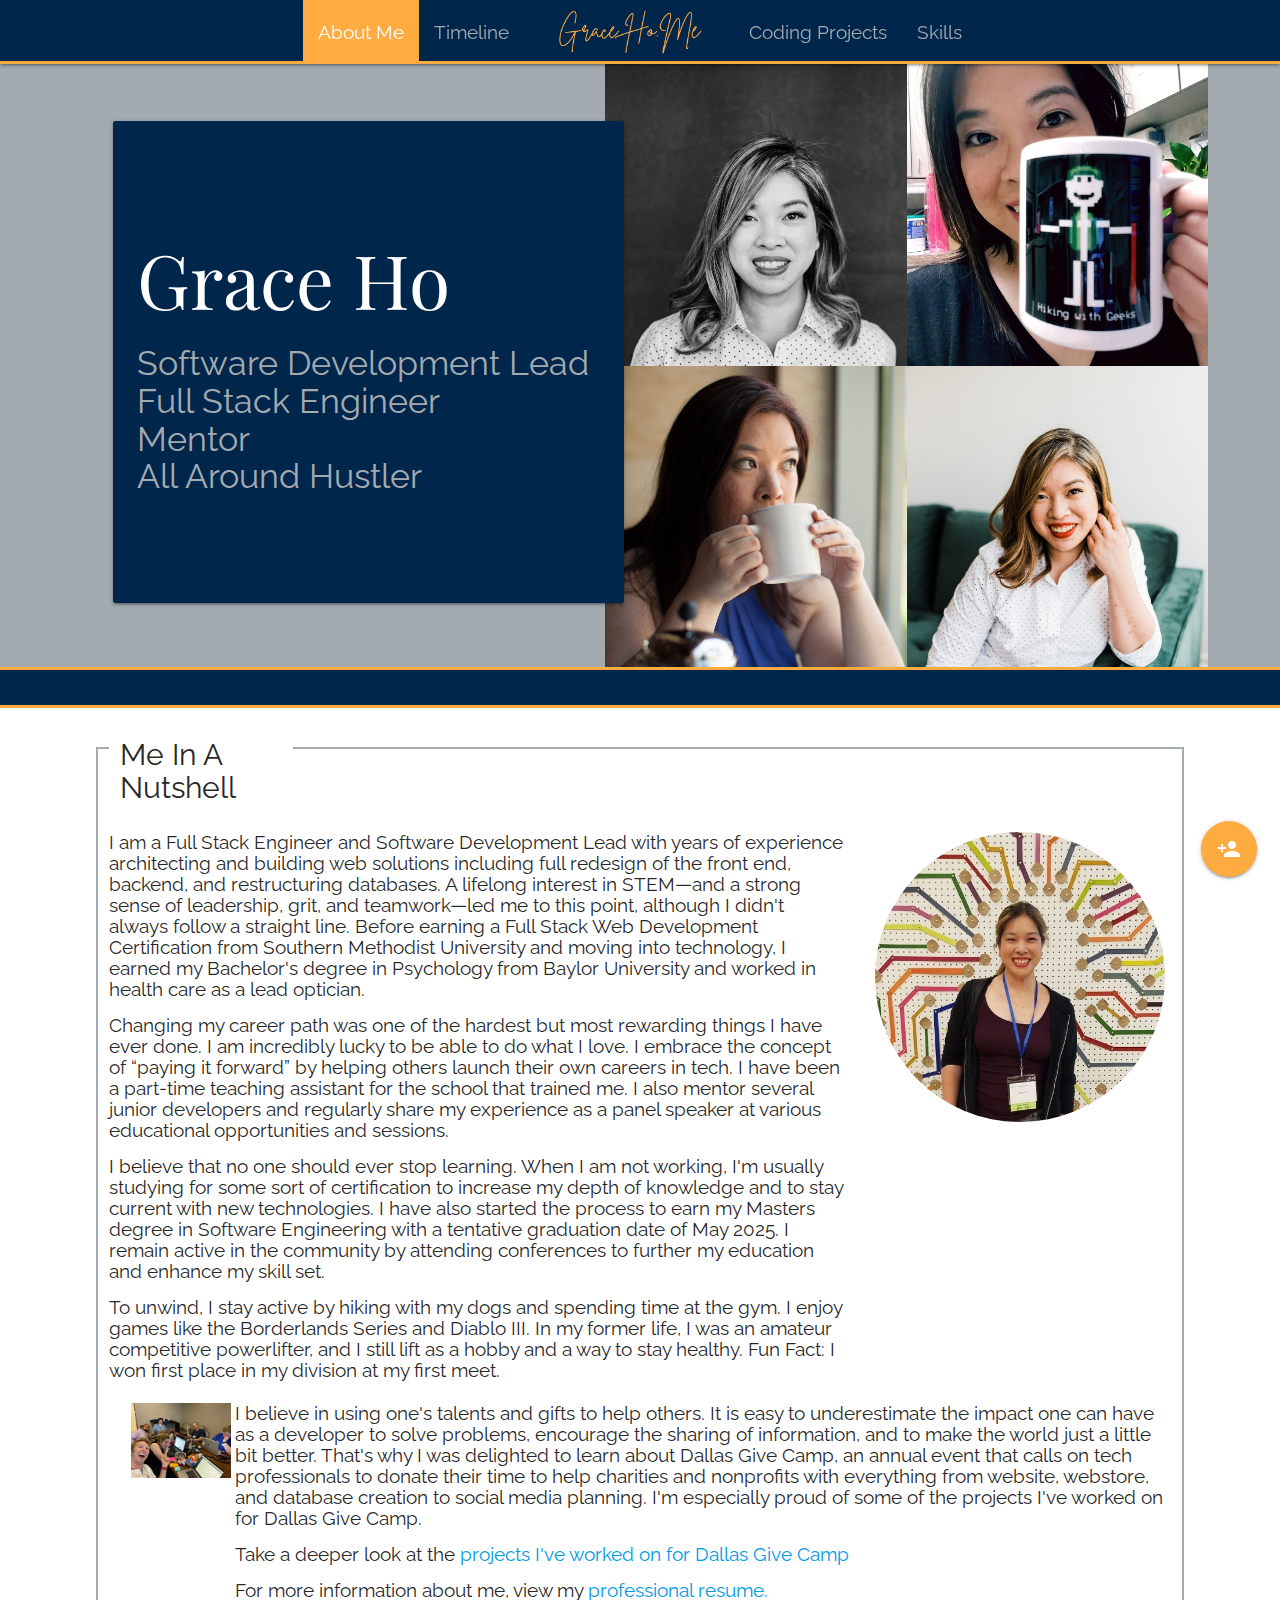
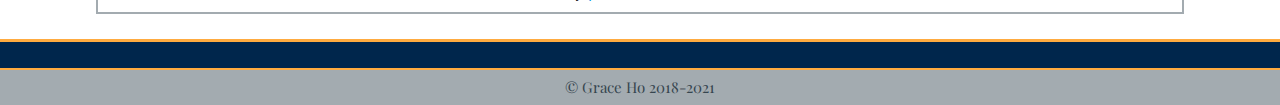
<file: index.html>
<!DOCTYPE html>
<html lang="en">

<head>
  <meta charset="utf-8" />
  <meta http-equiv="X-UA-Compatible" content="IE=edge">
  <title>GraceHo.Me</title>
  <meta name="viewport" content="width=device-width, initial-scale=1">
  <meta name="Description"
    content="landing and about me page for Grace Ho, a full stack engineer and developer. proficient in many langugages including JavaScript, .Net, and c#">
  <link rel="shortcut icon" href="assets\images\favicon-32x32.png" type="image/x-icon">
  <link rel="stylesheet" type="text/css" media="screen" href="./assets/css/reset.css" />
  <!-- Compiled and minified CSS Materialize-->
  <link rel="stylesheet" href="https://cdnjs.cloudflare.com/ajax/libs/materialize/1.0.0/css/materialize.min.css">
  <link href="https://fonts.googleapis.com/icon?family=Material+Icons" rel="stylesheet">
  <link rel="preconnect" href="https://fonts.googleapis.com">
  <link rel="preconnect" href="https://fonts.gstatic.com" crossorigin>
  <link href="https://fonts.googleapis.com/css2?family=Playfair+Display:wght@400;700&family=Raleway:wght@400;700&display=swap" rel="stylesheet">
  <link rel="stylesheet" href="https://cdnjs.cloudflare.com/ajax/libs/animate.css/4.1.1/animate.min.css" />
  <link rel="stylesheet" type="text/css" media="screen" href="./assets/css/style.css" />
  <link rel="stylesheet" href="assets\css\index.css">
</head>

<body>
  <div class="navbar-fixed" id="switchableNavBar">
    <nav>
      <div class="container">
        <div class="nav-wrapper">
          <img id="mobileNavLogo" src="assets\images\PersonalLogo.png">
          <a href="#" data-target="mobileNavBar" class="sidenav-trigger right"><i class="material-icons"
              id="hamburgerTrigger">menu</i></a>
          <ul class=" hide-on-med-and-down">
            <li class="active"><a class="navLink" href="index.html#aboutMe">About Me</a></li>
            <li><a class="navLink" href="timeline.html">Timeline</a></li>
            <li><a href="index.html"><img class="navLogo" src="assets\images\PersonalLogo.png"></a></li>
            <li><a class="navLink" href="projects.html">Coding Projects</a></li>
            <li><a class="navLink" href="skills.html">Skills</a></li>
          </ul>
        </div>
      </div>
    </nav>
  </div>
  <ul class="sidenav" id="mobileNavBar">
    <li><a class="navLink" href="index.html#aboutMe">About Me</a></li>
    <li><a class="navLink" href="skills.html">Skills</a></li>
    <li><a class="navLink" href="projects.html">Projects</a></li>
    <li><a class="navLink" href="timeline.html">Timeline</a></li>
  </ul>

  <main>
    <div class="row banner flex">
      <div class="col m5 vertAlign">
        <div class="card" id="landingcard">
          <div class="card-content" id="landingCardContent">
            <h1>Grace Ho</h1>
            <h4 class="animate__animated animate__flipInX animate__delay-1s">Software Development Lead</h4>
            <h4 class="animate__animated animate__flipInX animate__delay-2s">Full Stack Engineer</h4>
            <h4 class="animate__animated animate__flipInX animate__delay-3s">Mentor</h4>
            <h4 class="animate__animated animate__flipInX animate__delay-4s">All Around Hustler</h4>
          </div>
        </div>
      </div>
      <div class="col m7 vertAlign">
        <div>
          <img class="responsive-img col m5 offset-m1 noGutter " src="assets\images\squareHero.jpg"
            alt="black and white headshot">
          <img src="assets\images\squareHero3.jpg" alt="selfie taken with a mug from Hiking with Geeks"
            class="responsive-img col m5 noGutter">
          <img class="responsive-img col m5 noGutter offset-m1" src="assets\images\squareHero4.jpg"
            alt="drinking coffee in a white mug">
          <img class="responsive-img col m5 noGutter" src="assets\images\squareHero2.jpg"
            alt="color headshot with hand keeping hair out of face">
        </div>
      </div>
    </div>
    <div class="col s12" id=landingForMobile>
      <img class="responsive-img" id="newLandingPhoto" src="assets\images\aboutMePic.jpg" alt="color headshot">
    </div>
    <br>
    <div>
      <section id="aboutMe">
        <!-- <h2> All About Me</h2> -->
        <div style="background-color: #fff;" id="flexCenter">
          <div id="aboutMeWidth">
            <div class="fieldsetBorder">
              <h3>
                Me In A Nutshell
              </h3>
              <div class="sameLine">
                <div style="width: 115%">
                  <p>
                    I am a Full Stack Engineer and Software Development Lead with years of experience architecting and building web solutions including full redesign of the front end, backend, and restructuring databases. A lifelong interest in STEM—and a strong sense of leadership, grit, and teamwork—led me to this point, although I didn't always follow a straight line. Before earning a Full Stack Web Development Certification from Southern Methodist University and moving into technology, I earned my Bachelor's degree in Psychology from Baylor University and worked in health care as a lead optician.
                  </p>
                  <br>
                  <p>
                    Changing my career path was one of the hardest but most rewarding things I have ever done. I am incredibly lucky to be able to do what I love. I embrace the concept of “paying it forward” by helping others launch their own careers in tech. I have been a part-time teaching assistant for the school that trained me. I also mentor several junior developers and regularly share my experience as a panel speaker at various educational opportunities and sessions.
                  </p>
                  <br>
                  <p>
                    I believe that no one should ever stop learning. When I am not working, I'm usually studying for some sort of certification to increase my depth of knowledge and to stay current with new technologies. I have also started the process to earn my Masters degree in Software Engineering with a tentative graduation date of May 2025. I remain active in the community by attending conferences to further my education and enhance my skill set.
                  </p>
                  <br>
                  <p>
                    To unwind, I stay active by hiking with my dogs and spending time at the gym. I enjoy games like the Borderlands Series and Diablo III. In my former life, I was an amateur competitive powerlifter, and I still lift as a hobby and a way to stay healthy. Fun Fact: I won first place in my division at my first meet.
                  </p>
                </div>

                <div class="card-image hide-on-med-and-down imageAndTextContainer">
                  <img src="assets\images\chicktechactw2019NoLogo.jpg" alt="ActW Conference 2019 in Oregon"
                    class="circle aboutMePicPadding responsive-img" onmouseover="imageInfoDisplay(event)"
                    onmouseout="imageInfoHide(event)">
                  <span class="bottomCenteredOnImage hoverOpaque">ACT-W Conference 2019 in Oregon</span>
                </div>
              </div>

              <div class="sameLine">
                <!-- <div>
                  <img src="assets\images\DallasGiveCamp\DGCGroup2019.jpg"
                    alt="Team from Dallas Give Camp 2019 with a physical Instagram frame" class="responsive-img">
                </div> -->
                <div style="width: 50%" class="hide-on-med-and-down imageAndTextContainer">
                  <img class="responsive-img" style="padding-right:4%;" src="assets\images\DallasGiveCamp\DGC2019.jpg"
                    alt="My Team from Dallas Give Camp 2019" onmouseover="imageInfoDisplay(event)"
                    onmouseout="imageInfoHide(event)">
                  <span class="bottomCenteredOnImage hoverOpaque">Dallas Give Camp 2019 - Team Turtles</span>
                </div>
                <div>
                  <p>
                    I believe in using one's talents and gifts to help others. It is easy to underestimate the impact one can have as a developer to solve problems, encourage the sharing of information, and to make the world just a little bit better. That's why I was delighted to learn about Dallas Give Camp, an annual event that calls on tech professionals to donate their time to help charities and nonprofits with everything from website, webstore, and database creation to social media planning. I'm especially proud of some of the projects I've worked on for Dallas Give Camp.
                  </p>
                  <br>
                  <p>Take a deeper look at the
                    <a href="projects.html#dallasGiveCamp"> projects I've worked on for
                      Dallas Give
                      Camp
                    </a>
                  </p>
                  <br>
                  <p>For more information about me, view my
                    <span>
                      <a href="https://drive.google.com/file/d/10zo_sEPxER9ruH7psfnPEsxS63hWT00e/view?usp=sharing"
                        id="resume" target="_blank">professional resume.
                      </a>
                    </span>
                  </p>
                </div>
              </div>


            </div>

          </div>
        </div>
      </section>
    </div>

    <div class="fixed-action-btn animate__animated animate__bounce animate__repeat-3 animate__delay-5s">
      <a class="btn-floating btn-large orange accent-2 tooltipped" data-position="left" data-tooltip="Connect With Me!">
        <i class="large material-icons">person_add</i>
      </a>
      <ul>
        <li><a href="mailto:hi@graceho.me" target="_blank" class="btn-floating pink darken-3"><i
              class="material-icons">email</i></a></li>
        <li><a href="https://github.com/rainczech" target="_blank" class="btn-floating grey darken-2"><img
              src="assets\images\IconsAndLogos\gitLogo.png" alt="" id="gitLogo"></a></li>
        <li><a class="btn-floating teal darken-2" href="https://www.linkedin.com/in/grace-t-ho" target="_blank"><img
              src="assets\images\IconsAndLogos\LinkedInLogo.png" id="linkedInLogo"></a></li>
      </ul>
    </div>

  </main>

  <!-- below is link from linkedin for AMA -->
  <!-- <iframe src="https://www.linkedin.com/embed/feed/update/urn:li:share:6775439558000590848" height="754" width="504" frameborder="0" allowfullscreen="" title="Embedded post"></iframe> -->



  <footer> © Grace Ho 2018-2021 </footer>


  <script src="https://cdnjs.cloudflare.com/ajax/libs/materialize/1.0.0/js/materialize.min.js"></script>
  <script src="assets\js\script.js"></script>
</body>

</html>
</file>
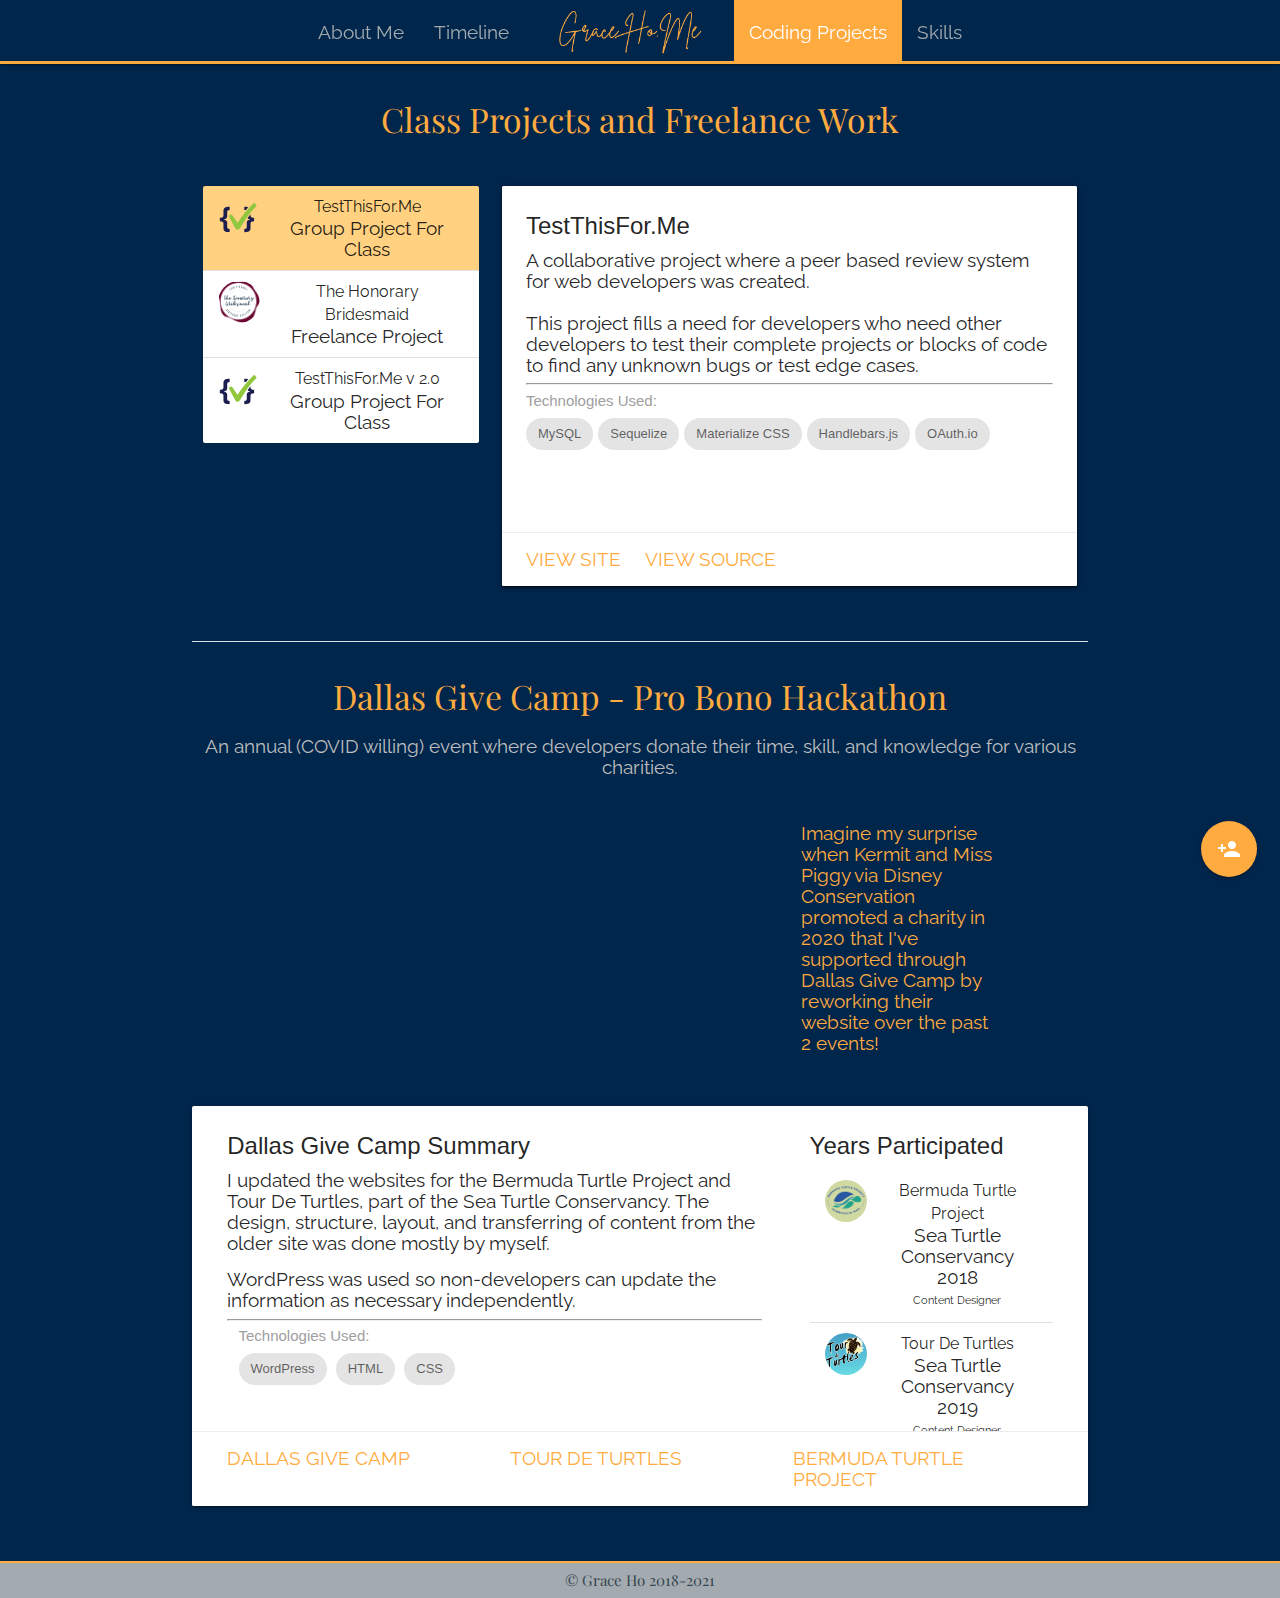
<file: projects.html>
<!DOCTYPE html>
<html lang="en">

<head>
  <meta charset="utf-8" />
  <meta http-equiv="X-UA-Compatible" content="IE=edge">
  <title>GraceHo.Me - Projects</title>
  <meta name="viewport" content="width=device-width, initial-scale=1">
  <link rel="shortcut icon" href="assets\images\favicon-32x32.png" type="image/x-icon">
  <link rel="stylesheet" type="text/css" media="screen" href="./assets/css/reset.css" />
  <!-- Compiled and minified CSS Materialize-->
  <link rel="stylesheet" href="https://cdnjs.cloudflare.com/ajax/libs/materialize/1.0.0/css/materialize.min.css">
  <link href="https://fonts.googleapis.com/icon?family=Material+Icons" rel="stylesheet">
  <link rel="preconnect" href="https://fonts.googleapis.com">
  <link rel="preconnect" href="https://fonts.gstatic.com" crossorigin>
  <link href="https://fonts.googleapis.com/css2?family=Playfair+Display:wght@400;700&family=Raleway:wght@400;700&display=swap" rel="stylesheet">
  <link rel="stylesheet" href="https://cdnjs.cloudflare.com/ajax/libs/animate.css/4.1.1/animate.min.css" />
  <link rel="stylesheet" type="text/css" media="screen" href="./assets/css/style.css" />
  <link rel="stylesheet" href="assets\css\projects.css">
</head>

<body>
  <div class="navbar-fixed" id="switchableNavBar">
    <nav>
      <div class="container">
        <div class="nav-wrapper">
          <img id="mobileNavLogo" src="assets\images\PersonalLogo.png">
          <a href="#" data-target="mobileNavBar" class="sidenav-trigger">
            <i class="material-icons" id="hamburgerTrigger">menu</i></a>
          <ul class="hide-on-med-and-down">
            <li><a class="navLink" href="index.html#aboutMe">About Me</a></li>
            <li><a class="navLink" href="timeline.html">Timeline</a></li>
            <li><a href="index.html"><img class="navLogo" src="assets\images\PersonalLogo.png"></a></li>
            <li class="active"><a class="navLink" href="projects.html">Coding Projects</a></li>
            <li><a class="navLink" href="skills.html">Skills</a></li>
          </ul>
        </div>
      </div>
    </nav>
  </div>
  <ul class="sidenav" id="mobileNavBar">
    <li><a class="navLink" href="index.html#aboutMe">About Me</a></li>
    <li><a class="navLink" href="skills.html">Skills</a></li>
    <li><a class="navLink" href="projects.html">Projects</a></li>
    <li><a class="navLink" href="timeline.html">Timeline</a></li>
  </ul>

  <main>
    <div class="container">
      <div class="row">
        <h2>
          Class Projects and Freelance Work
        </h2>
      </div>
      <div class="row">
        <!-- container for project avatars to populate after dynamically generated-->
        <div class="col s12 l4">
          <ul class="collection" id="dynamicProjects">
          </ul>
        </div>
        <!-- container for project details to populate -->
        <div class="col s12 l8">
          <div class="card medium" id="cardInnardsHere">
            <div class="card medium" id="cardInnardsHere"><div class="card-content animate__animated animate__fadeIn">
              <span class="card-title" id="projectTitle">TestThisFor.Me</span>
              <p>
                A collaborative project where a peer based review system for web developers was created. <br><br> This project fills a need for developers who need other developers to test their complete projects or blocks of code to find any unknown bugs or test edge cases.
              </p>
              <hr class="hide-on-small-only">
              <label class="hide-on-small-only">Technologies Used:</label>
              <div class="hide-on-small-only">    
                <div class="chip">MySQL</div><div class="chip">Sequelize</div><div class="chip">Materialize CSS</div><div class="chip">Handlebars.js</div><div class="chip">OAuth.io</div>
              </div>
              </div>
                <div class="card-action">
                  <p class="left">
                    <a href="http://www.testthisfor.me" target="_blank">View Site</a>
                  </p>
                  <p class="left">
                    <a href="https://github.com/rainczech/TestThisFor.Me" target="_blank">View Source</a>
                  </p>
                </div>
              </div>
          </div>
        </div>
      </div>
      <div class="row"></div>
      <div class="divider"></div>
      <div class="row" id="dallasGiveCamp">
        <h2>
          Dallas Give Camp - Pro Bono Hackathon
        </h2>
        <p class="grey-text text-lighten-1 center-align">
          An annual (COVID willing) event where developers donate their time, skill, and knowledge for various
          charities.
        </p>
      </div>
      <!-- Tour De Turtles Row -->
      <div class="row flex">
        <div class="col hide-on-med-and-down l7">
          <div class="video-container">
            <iframe
              src="https://www.facebook.com/plugins/post.php?href=https%3A%2F%2Fwww.facebook.com%2Fgrace.ho.946517%2Fposts%2F10157678057473233&width=500&show_text=true&height=504&appId"
              width="500" height="504" style="border:none;overflow:hidden" scrolling="no" frameborder="0"
              allowfullscreen="true"
              allow="autoplay; clipboard-write; encrypted-media; picture-in-picture; web-share" title="Tour de Turtles video promoted by Disney Conservation"></iframe>
          </div>
        </div>
        <div class="col offset-l1 l3 hide-on-med-and-down vertAlign">
          <p class="orange-text text-accent-2">
            Imagine my surprise when Kermit and Miss Piggy via Disney Conservation promoted a charity in 2020 that I've
            supported through Dallas Give Camp by reworking their website over the past 2 events!
          </p>
        </div>
        <div class="col hide-on-med-and-down l1"></div>
      </div>
      <!-- Dallas Give Camp Information -->
      <div class="row">
        <div class="card col l12 medium">
          <div class="col s12 l8 card-content">
            <span class="card-title">Dallas Give Camp Summary</span>
            <p>I updated the websites for the Bermuda Turtle Project and Tour De Turtles, part of the Sea Turtle
              Conservancy. The design, structure, layout, and transferring of content from the older site was done
              mostly by myself.</p>
            <br>
            <p>WordPress was used so non-developers can update the information as necessary independently.</p>
            <hr>
            <div class="hide-on-small-only col m6">
              <label>Technologies Used:</label>
              <div class="chip">WordPress</div>
              <div class="chip">HTML</div>
              <div class="chip">CSS</div>
            </div>
            <div class="show-on-medium  hide-on-large-only col m6">
              <label>Years Participated</label>
              <div class="chip">2018</div>
              <div class="chip">2019</div>
            </div>
          </div>
         
          <div class="col hide-on-med-and-down l4 card-content">
            <span class="card-title">Years Participated</span>
            <ul class="collection">
              <li class="collection-item avatar">
                <img src="./assets/images/IconsAndLogos/BTP_icon.jpg" alt="Bermuda Turtle Project Logo" class="circle">
                <span class="title">Bermuda Turtle Project</span>
                <p>Sea Turtle Conservancy 2018</p>
                <small>Content Designer</small>
              </li>
              <li class="collection-item avatar">
                <img src="assets\images\IconsAndLogos\TourDeTurtles.PNG" alt="test this for me logo" class="circle">
                <span class="title">Tour De Turtles</span>
                <p>Sea Turtle Conservancy 2019</p>
                <small>Content Designer</small>
              </li>
            </ul>
          </div>
          <div class="card-action" id="DGCCardAction">
            <p class="left col s12 l4">
              <a href="https://dallasgivecamp.org/" target="_blank">Dallas Give Camp</a>
            </p>
            <p class="left col s12 l4">
              <a href="https://tourdeturtles.org/" target="_blank">Tour De Turtles</a>
            </p>
            <p class="left col s12 l4">
              <a href="http://bermudaturtleproject.org/" target="_blank">Bermuda Turtle Project</a>
            </p>
          </div>
        </div>
      </div>
      <div class="row hide-on-large-only"></div> 
      <div class="row hide-on-large-only"></div> 
      <div class="row"></div>
      <div class="fixed-action-btn animate__animated animate__bounce animate__repeat-3 animate__delay-5s">
        <a class="btn-floating btn-large orange accent-2 tooltipped" data-position="left" data-tooltip="Connect With Me!">
          <i class="large material-icons">person_add</i>
        </a>
        <ul>
          <li><a href="mailto:hi@graceho.me" target="_blank" class="btn-floating pink darken-3"><i
                class="material-icons">email</i></a></li>
          <li><a href="https://github.com/rainczech" target="_blank" class="btn-floating grey darken-2"><img
                src="assets\images\IconsAndLogos\gitLogo.png" alt="" id="gitLogo"></a></li>
          <li><a class="btn-floating teal darken-2" href="https://www.linkedin.com/in/grace-t-ho" target="_blank"><img
                src="assets\images\IconsAndLogos\LinkedInLogo.png" id="linkedInLogo"></a></li>
        </ul>
      </div>
  </main>

  <footer> © Grace Ho 2018-2021 </footer>





  <script src="https://cdnjs.cloudflare.com/ajax/libs/materialize/1.0.0/js/materialize.min.js"></script>
  <script src="./assets/js/script.js"></script>
  <script src="./assets/js/projects.js"></script>
</body>

</html>
</file>
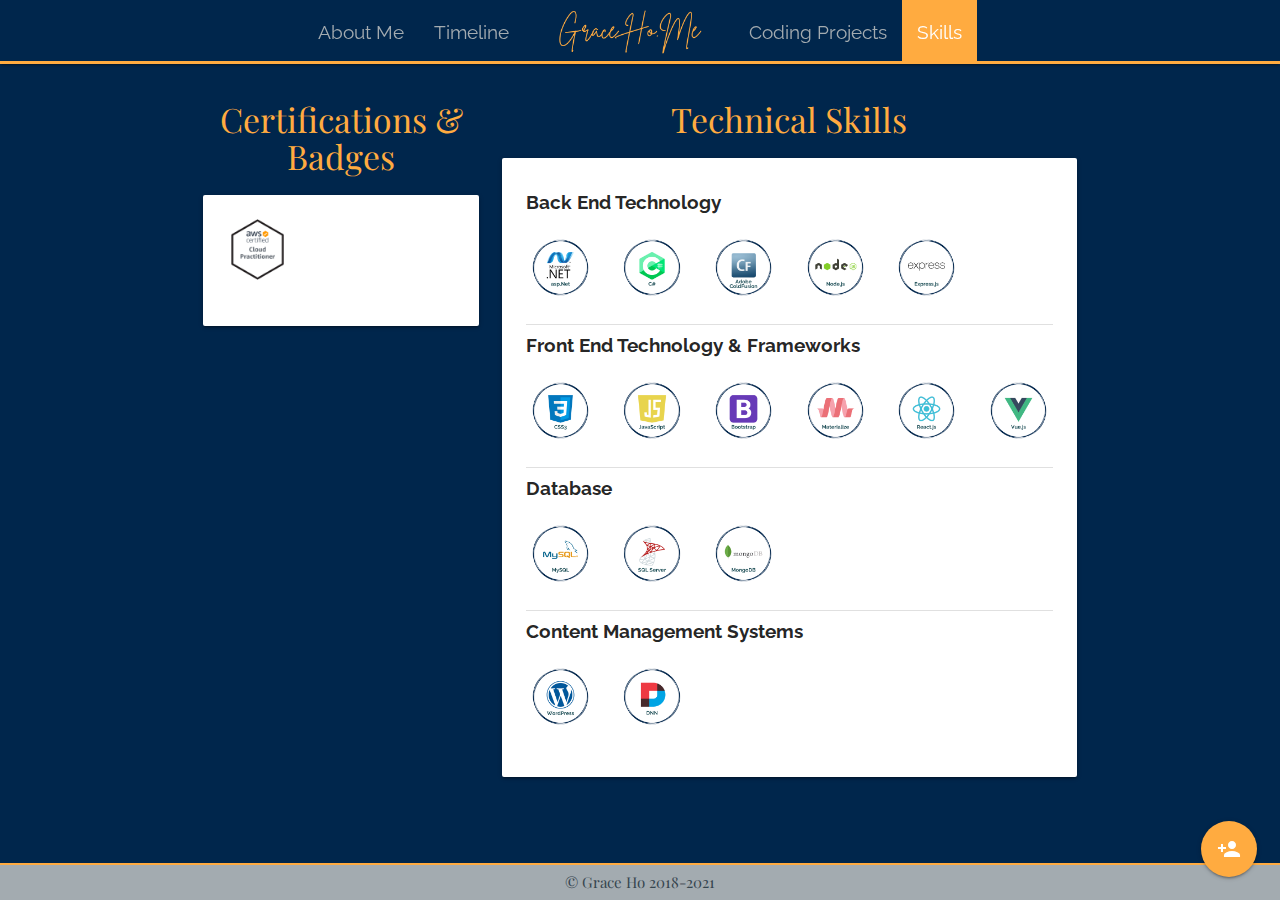
<file: skills.html>
<!DOCTYPE html>
<html lang="en">

<head>
  <meta charset="utf-8" />
  <meta http-equiv="X-UA-Compatible" content="IE=edge">
  <title>GraceHo.Me - Skills</title>
  <meta name="viewport" content="width=device-width, initial-scale=1">
  <link rel="shortcut icon" href="assets\images\favicon-32x32.png" type="image/x-icon">
  <link rel="stylesheet" type="text/css" media="screen" href="./assets/css/reset.css" />
  <!-- Compiled and minified CSS Materialize-->
  <link rel="stylesheet" href="https://cdnjs.cloudflare.com/ajax/libs/materialize/1.0.0/css/materialize.min.css">
  <link href="https://fonts.googleapis.com/icon?family=Material+Icons" rel="stylesheet">
  <link rel="preconnect" href="https://fonts.googleapis.com">
  <link rel="preconnect" href="https://fonts.gstatic.com" crossorigin>
  <link href="https://fonts.googleapis.com/css2?family=Playfair+Display:wght@400;700&family=Raleway:wght@400;700&display=swap" rel="stylesheet">
  <link rel="stylesheet" href="https://cdnjs.cloudflare.com/ajax/libs/animate.css/4.1.1/animate.min.css" />
  <link rel="stylesheet" type="text/css" media="screen" href="./assets/css/style.css" />
  <link rel="stylesheet" href="assets\css\skills.css">
</head>

<body>
  <div class="navbar-fixed" id="switchableNavBar">
    <nav>
      <div class="container">
        <div class="nav-wrapper">
          <img id="mobileNavLogo" src="assets\images\PersonalLogo.png">
          <a href="#" data-target="mobileNavBar" class="sidenav-trigger"><i class="material-icons"
              id="hamburgerTrigger">menu</i></a>
          <ul class="hide-on-med-and-down">
            <li><a class="navLink" href="index.html#aboutMe">About Me</a></li>
            <li><a class="navLink" href="timeline.html">Timeline</a></li>
            <li><a href="index.html"><img class="navLogo" src="assets\images\PersonalLogo.png"></a></li>
            <li><a class="navLink" href="projects.html">Coding Projects</a></li>
            <li class="active"><a class="navLink" href="skills.html">Skills</a></li>
          </ul>
        </div>
      </div>
    </nav>
  </div>
  <ul class="sidenav" id="mobileNavBar">
    <li><a class="navLink" href="index.html#aboutMe">About Me</a></li>
    <li><a class="navLink" href="skills.html">Skills</a></li>
    <li><a class="navLink" href="projects.html">Projects</a></li>
    <li><a class="navLink" href="timeline.html">Timeline</a></li>
  </ul>

  <main>
    <div class="container">

    <div class="row">
      <div class="col s12 l4">
        <h2>Certifications & Badges</h2>
        <div class="card">
          <div class="card-content">
            <div class="row">
              <div class="col l4 m4 s6">
                <img 
                  src="assets\images\badges\aws-certified-cloud-practitioner.png"
                  alt="badge for AWS Cloud Practioner earned June 2021 that expires June 2024"
                  class="responsive-img" >
              </div>
            </div>
          
          </div>
        </div>

      </div>
      <div class="col s12 l8">
        <h2>Technical Skills</h2>
        <div class="card">
          <div class="card-content">
            <div class="row rowTitle">
              <p class="col s12">Back End Technology</p>
            </div>
            <!-- 1st row -->
            <div class="row">
              <div class="col l2 m3 s6">
                <img src="assets\images\IconsAndLogos\aspNetLogo.png" alt="" class="responsive-img">
              </div>
              <div class="col l2 m3 s6">
                <img src="assets\images\IconsAndLogos\CSharpLogo.png" alt="" class="responsive-img">
              </div>
              <div class="col l2 m3 s6">
                <img src="assets\images\IconsAndLogos\coldFusionLogo.png" alt="" class="responsive-img">
              </div>
              <div class="col l2 m3 s6">
                <img src="assets\images\IconsAndLogos\NodeLogo.png" alt="" class="responsive-img">
              </div>
              <div class="col l2 m3 s6">
                <img src="assets\images\IconsAndLogos\expressLogo.png" alt="" class="responsive-img">
              </div>
              <div class="col l2 m3 s6">
                <!-- <img src="assets\images\IconsAndLogos\MaterializeLogo.png" alt="" class="responsive-img"> -->
              </div>
            </div>
            <div class="divider"></div>
            <!-- 2nd row -->
            <div class="row rowTitle">
              <p class="col s12">Front End Technology & Frameworks</p>
            </div>
            <div class="row">
              <div class="col l2 m3 s6">
                <img src="assets\images\IconsAndLogos\CSSLogo.png" alt="" class="responsive-img">
              </div>
              <div class="col l2 m3 s6">
                <img src="assets\images\IconsAndLogos\JavaScript.png" alt="" class="responsive-img">
              </div>
              <div class="col l2 m3 s6">
                <img src="assets\images\IconsAndLogos\BootstrapLogo.png" alt="" class="responsive-img">
              </div>
              <div class="col l2 m3 s6">
                <img src="assets\images\IconsAndLogos\MaterializeLogo.png" alt="" class="responsive-img">
              </div>
              <div class="col l2 m3 s6">
                <img src="assets\images\IconsAndLogos\ReactLogo.png" alt="" class="responsive-img">
              </div>
              <div class="col l2 m3 s6">
                <img src="assets\images\IconsAndLogos\VueLogo.png" alt="" class="responsive-img">
              </div>
            </div>
            <div class="divider"></div>
            <div class="row rowTitle">
              <p class="col s12">Database</p>
            </div>
            <!-- 3rd row    -->
            <div class="row">
              <div class="col l2 m3 s6">
                <img src="assets\images\IconsAndLogos\MySQLLogo.png" alt="" class="responsive-img">
              </div>
              <div class="col l2 m3 s6">
                <img src="assets\images\IconsAndLogos\SQLServerLogo.png" alt="" class="responsive-img">
              </div>
              <div class="col l2 m3 s6">
                <img src="assets\images\IconsAndLogos\MongoLogo.png" alt="" class="responsive-img">
              </div>
              <div class="col l2 m3 s6 vlleft">
                <!-- <img src="assets\images\IconsAndLogos\WordPressLogo.png" alt="" class="responsive-img"> -->
              </div>
              <div class="col l2 m3 s6">
                <!-- <img src="assets\images\IconsAndLogos\DNNLogo.png" alt="" class="responsive-img"> -->
              </div>
              <div class="col l2 m3 s6">
                <!-- <img src="assets\images\IconsAndLogos\BootstrapLogo.png" alt="" class="responsive-img"> -->
              </div>
            </div>
            <div class="divider"></div>
            <div class="row rowTitle">
              <p class="col s12">Content Management Systems</p>
            </div>
            <div class="row">
              <div class="col l2 m3 s6">
                <img src="assets\images\IconsAndLogos\WordPressLogo.png" alt="" class="responsive-img">
              </div>
              <div class="col l2 m3 s6">
                <img src="assets\images\IconsAndLogos\DNNLogo.png" alt="" class="responsive-img">
              </div>
              <div class="col l2 m3 s6">
                <!-- <img src="assets\images\IconsAndLogos\BootstrapLogo.png" alt="" class="responsive-img"> -->
              </div>
              <div class="col l2 m3 s6">
                <!-- <img src="assets\images\IconsAndLogos\BootstrapLogo.png" alt="" class="responsive-img"> -->
              </div>
              <div class="col l2 m3 s6">
                <!-- <img src="assets\images\IconsAndLogos\BootstrapLogo.png" alt="" class="responsive-img"> -->
              </div>
              <div class="col l2 m3 s6">
                <!-- <img src="assets\images\IconsAndLogos\BootstrapLogo.png" alt="" class="responsive-img"> -->
              </div>
            </div>
          </div>
        </div>
      </div>
      <div class="col m1"></div>
    </div>
  </div>
  <div class="fixed-action-btn animate__animated animate__bounce animate__repeat-3 animate__delay-5s">
    <a class="btn-floating btn-large orange accent-2 tooltipped" data-position="left" data-tooltip="Connect With Me!">
      <i class="large material-icons">person_add</i>
    </a>
    <ul>
      <li><a href="mailto:hi@graceho.me" target="_blank" class="btn-floating pink darken-3"><i
            class="material-icons">email</i></a></li>
      <li><a href="https://github.com/rainczech" target="_blank" class="btn-floating grey darken-2"><img
            src="assets\images\IconsAndLogos\gitLogo.png" alt="" id="gitLogo"></a></li>
      <li><a class="btn-floating teal darken-2" href="https://www.linkedin.com/in/grace-t-ho" target="_blank"><img
            src="assets\images\IconsAndLogos\LinkedInLogo.png" id="linkedInLogo"></a></li>
    </ul>
  </div>
  </main>
  <footer> © Grace Ho 2018-2021 </footer>
  
  <script src="https://cdnjs.cloudflare.com/ajax/libs/materialize/1.0.0/js/materialize.min.js"></script>
  <script src="assets\js\script.js"></script>
</body>

</html>
</file>
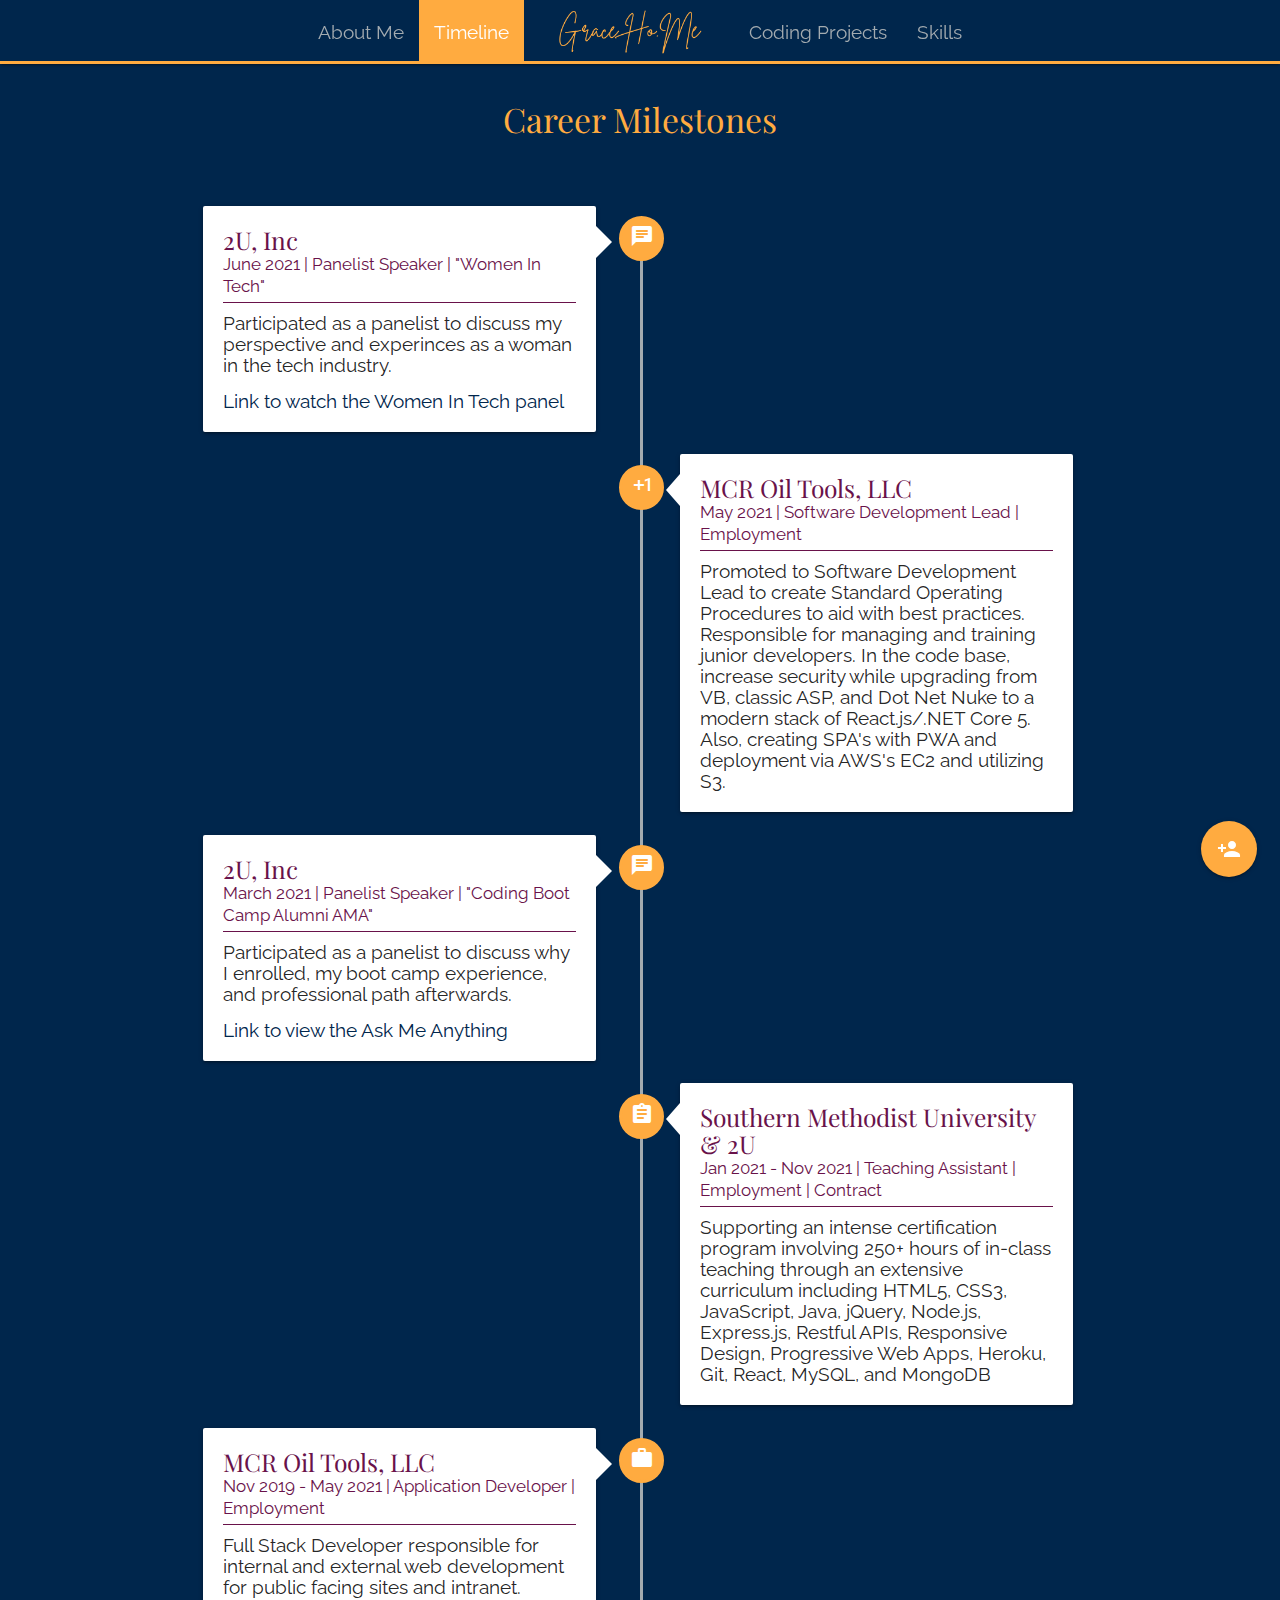
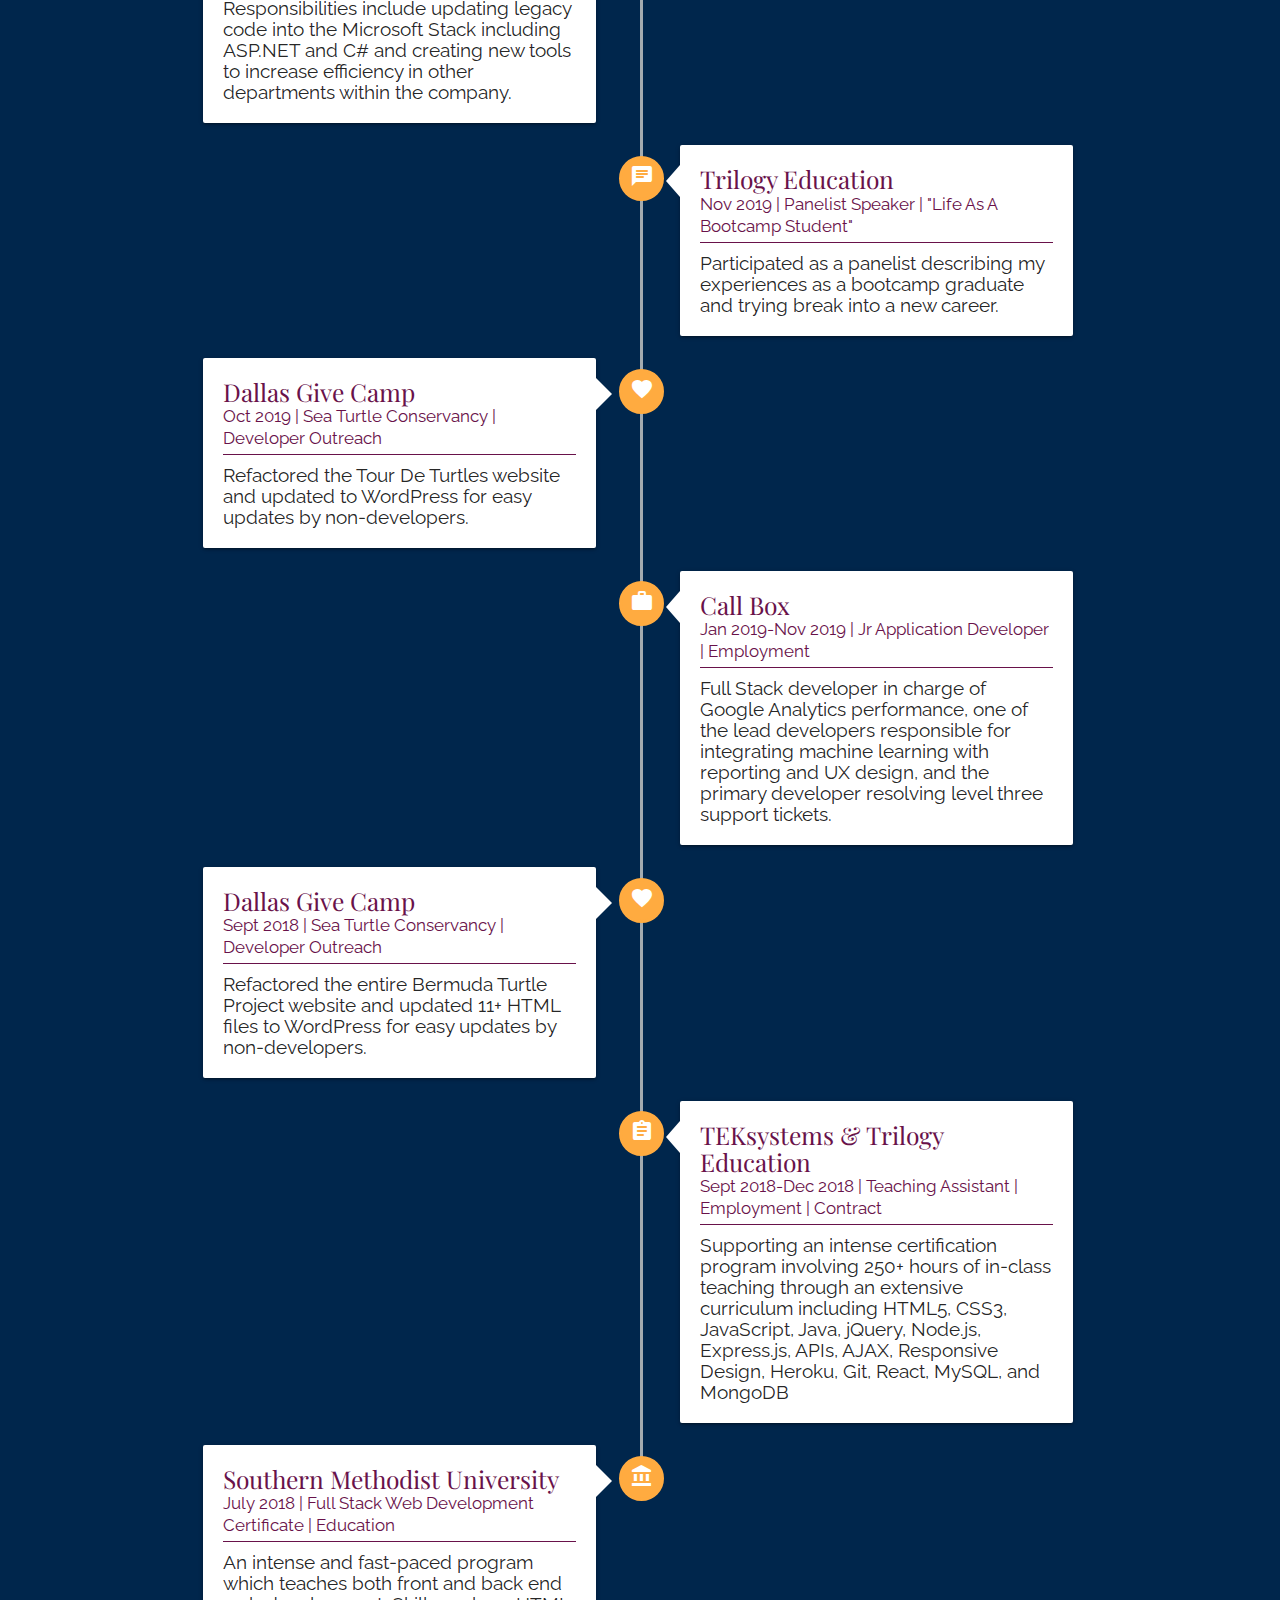
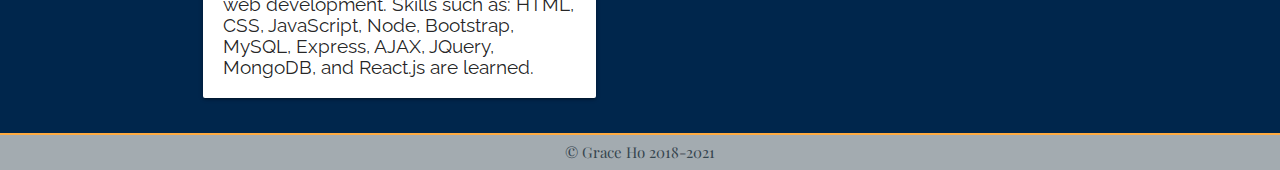
<file: timeline.html>
<!DOCTYPE html>
<html lang="en">

<head>
  <meta charset="utf-8" />
  <meta http-equiv="X-UA-Compatible" content="IE=edge">
  <title>GraceHo.Me</title>
  <meta name="viewport" content="width=device-width, initial-scale=1">
  <meta name="Description"
    content="landing and about me page for Grace Ho, a full stack engineer and developer. proficient in many langugages including JavaScript, .Net, and c#">
  <link rel="shortcut icon" href="assets\images\favicon-32x32.png" type="image/x-icon">
  <link rel="stylesheet" type="text/css" media="screen" href="./assets/css/reset.css" />
  <!-- Compiled and minified CSS Materialize-->
  <link rel="stylesheet" href="https://cdnjs.cloudflare.com/ajax/libs/materialize/1.0.0/css/materialize.min.css">
  <link href="https://fonts.googleapis.com/icon?family=Material+Icons" rel="stylesheet">
  <link rel="preconnect" href="https://fonts.googleapis.com">
  <link rel="preconnect" href="https://fonts.gstatic.com" crossorigin>
  <link href="https://fonts.googleapis.com/css2?family=Playfair+Display:wght@400;700&family=Raleway:wght@400;700&display=swap" rel="stylesheet">
  <link rel="stylesheet" href="https://cdnjs.cloudflare.com/ajax/libs/animate.css/4.1.1/animate.min.css" />
  <link rel="stylesheet" type="text/css" media="screen" href="./assets/css/style.css" />
  <link rel="stylesheet" href="assets\css\timeline.css">
</head>

  <body>
    <div class="navbar-fixed" id="switchableNavBar">
      <nav>
        <div class="container">
          <div class="nav-wrapper">
            <img id="mobileNavLogo" src="assets\images\PersonalLogo.png">
            <a href="#" data-target="mobileNavBar" class="sidenav-trigger"><i class="material-icons"
                id="hamburgerTrigger">menu</i></a>
            <ul class="hide-on-med-and-down">
              <li><a class="navLink" href="index.html#aboutMe">About Me</a></li>
              <li class="active"><a class="navLink" href="timeline.html">Timeline</a></li>
              
              <li><a href="index.html"><img class="navLogo" src="assets\images\PersonalLogo.png"></a></li>
              <li><a class="navLink" href="projects.html">Coding Projects</a></li>
              <li><a class="navLink" href="skills.html">Skills</a></li>
            </ul>
          </div>
        </div>
      </nav>
    </div>
    <ul class="sidenav" id="mobileNavBar">
      <li><a class="navLink" href="index.html#aboutMe">About Me</a></li>
      <li><a class="navLink" href="skills.html">Skills</a></li>
      <li><a class="navLink" href="projects.html">Projects</a></li>
      <li><a class="navLink" href="timeline.html">Timeline</a></li>
    </ul>

    <main>
      <div class="container">
        <div class="row">
          <h2>Career Milestones</h2>
        </div>
        <div class="row">
          <div class="col m12">
            <ul class="timeline">
              <li class="timeline-item">
                <div class="timeline-badge tooltipped" data-position="left" data-tooltip="Panelist Speaker"><i class="material-icons">chat</i></div>
                <div class="card timeline-panel">
                  <div class="timeline-heading">
                    <h5 class="timeline-title">2U, Inc</h5>
                    <p><small >June 2021 | Panelist Speaker | "Women In Tech"</small></p>
                  </div>
                  <div class="timeline-body">
                    <p>Participated as a panelist to discuss my perspective and experinces as a woman in the tech industry. </p>
                      <br>
                      <p>
                        <a class="timelineLink" href="https://www.youtube.com/watch?v=bI59v9oOajc" target="_blank" rel="noopener noreferrer">
                          Link to watch the Women In Tech panel
                        </a>
                    </p>
                  </div>
                </div>
              </li>
              <li class="timeline-item">
                <div class="timeline-badge tooltipped" data-position="right" data-tooltip="Promotion"><i class="material-icons">exposure_plus_1</i></div>
                <div class="card timeline-panel">
                  <div class="timeline-heading">
                    <h5 class="timeline-title">MCR Oil Tools, LLC</h5>
                    <p><small >May 2021 | Software Development Lead | Employment</small></p>
                  </div>
                  <div class="timeline-body">
                    <p>Promoted to Software Development Lead to create Standard Operating Procedures to aid with best practices.  Responsible for managing and training junior developers. In the code base, increase security while upgrading from VB, classic ASP, and Dot Net Nuke to a modern stack of React.js/.NET Core 5. Also, creating SPA's with PWA and deployment via AWS's EC2 and utilizing S3.</p>
                  </div>
                </div>
              </li>
              <li class="timeline-item">
                <div class="timeline-badge tooltipped" data-position="left" data-tooltip="Panelist Speaker"><i class="material-icons">chat</i></div>
                <div class="card timeline-panel">
                  <div class="timeline-heading">
                    <h5 class="timeline-title">2U, Inc</h5>
                    <p><small >March 2021 | Panelist Speaker | "Coding Boot Camp Alumni AMA"</small></p>
                  </div>
                  <div class="timeline-body">
                    <p>Participated as a panelist to discuss why I enrolled, my boot camp experience, and professional path afterwards.</p>
                    <br>
                    <p>
                      <a class="timelineLink" href="https://codingama030921.splashthat.com/" target="_blank" rel="noopener noreferrer">
                        Link to view the Ask Me Anything
                      </a>
                    </p>
                  </div>
                </div>
              </li>
              <li class="timeline-item">
                <div class="timeline-badge tooltipped" data-position="right" data-tooltip="Instructional Staff Role"><i class="material-icons">assignment</i></div>
                <div class="card timeline-panel">
                  <div class="timeline-heading">
                    <h5 class="timeline-title">Southern Methodist University & 2U</h5>
                    <p><small >Jan 2021 - Nov 2021 | Teaching Assistant | Employment | Contract</small></p>
                  </div>
                  <div class="timeline-body">
                    <p>Supporting an intense certification program involving 250+ hours of in-class teaching through an extensive curriculum including HTML5, CSS3, JavaScript, Java, jQuery, Node.js, Express.js, Restful APIs, Responsive Design, Progressive Web Apps, Heroku, Git, React, MySQL, and MongoDB</p>
                  </div>
                </div>
              </li>
              <li class="timeline-item">
                <div class="timeline-badge tooltipped" data-position="left" data-tooltip="Employment"><i class="material-icons">work</i></div>
                <div class="card timeline-panel">
                  <div class="timeline-heading">
                    <h5 class="timeline-title">MCR Oil Tools, LLC</h5>
                    <p><small >
                      Nov 2019 - May 2021 | Application Developer | Employment
                    </small></p>
                  </div>
                  <div class="timeline-body">
                    <p>Full Stack Developer responsible for internal and external web development for public facing sites and intranet. Responsibilities include updating legacy code into the Microsoft Stack including ASP.NET and C# and creating new tools to increase efficiency in other departments within the company.</p>
                  </div>
                </div>
              </li>
              <li class="timeline-item">
                <div class="timeline-badge tooltipped" data-position="right" data-tooltip="Panelist Speaker"><i class="material-icons">chat</i></div>
                <div class="card timeline-panel">
                  <div class="timeline-heading">
                    <h5 class="timeline-title">Trilogy Education</h5>
                    <p><small >Nov 2019 | Panelist Speaker | "Life As A Bootcamp Student"</small></p>
                  </div>
                  <div class="timeline-body">
                    <p>Participated as a panelist describing my experiences as a bootcamp graduate and trying break into a new career.</p>
                  </div>
                </div>
              </li>
              <li class="timeline-item">
                <div class="timeline-badge tooltipped" data-position="left" data-tooltip="Developer Outreach"><i class="material-icons">favorite</i></div>
                <div class="card timeline-panel">
                  <div class="timeline-heading">
                    <h5 class="timeline-title">Dallas Give Camp</h5>
                    <p><small >Oct 2019 | Sea Turtle Conservancy | Developer Outreach</small></p>
                  </div>
                  <div class="timeline-body">
                    <p>Refactored the Tour De Turtles website and updated to WordPress for easy updates by non-developers.</p>
                  </div>
                </div>
              </li>
              <li class="timeline-item">
                <div class="timeline-badge tooltipped" data-position="right" data-tooltip="Employment"><i class="material-icons">work</i></div>
                <div class="card timeline-panel">
                  <div class="timeline-heading">
                    <h5 class="timeline-title">Call Box</h5>
                    <p><small >Jan 2019-Nov 2019 | Jr Application Developer | Employment</small></p>
                  </div>
                  <div class="timeline-body">
                    <p>Full Stack developer in charge of Google Analytics performance, one of the lead developers
                      responsible for integrating machine learning with reporting and UX design, and the primary
                      developer resolving level three support tickets.</p>
                  </div>
                </div>
              </li>
              <li class="timeline-item">
                <div class="timeline-badge tooltipped" data-position="left" data-tooltip="Developer Outreach"><i class="material-icons">favorite</i></div>
                <div class="card timeline-panel">
                  <div class="timeline-heading">
                    <h5 class="timeline-title">Dallas Give Camp</h5>
                    <p><small >Sept 2018 | Sea Turtle Conservancy | Developer Outreach</small></p>
                  </div>
                  <div class="timeline-body">
                    <p>Refactored the entire Bermuda Turtle Project website and updated 11+ HTML files to WordPress for easy updates by non-developers.</p>
                  </div>
                </div>
              </li>
              <li class="timeline-item">
                <div class="timeline-badge tooltipped" data-position="right" data-tooltip="Instructional Staff"><i class="material-icons">assignment</i></div>
                <div class="card timeline-panel">
                  <div class="timeline-heading">
                    <h5 class="timeline-title">TEKsystems & Trilogy Education</h5>
                    <p><small >Sept 2018-Dec 2018 | Teaching Assistant | Employment | Contract</small></p>
                  </div>
                  <div class="timeline-body">
                    <p>Supporting an intense certification program involving 250+ hours of in-class teaching through an
                      extensive curriculum including HTML5, CSS3, JavaScript, Java, jQuery, Node.js, Express.js, APIs,
                      AJAX, Responsive Design, Heroku, Git, React, MySQL, and MongoDB</p>
                  </div>
                </div>
              </li>
              <li class="timeline-item">
                <div class="timeline-badge tooltipped" data-position="left" data-tooltip="Education"><i class="material-icons">account_balance</i></div>
                <div class="card timeline-panel">
                  <div class="timeline-heading">
                    <h5 class="timeline-title">Southern Methodist University</h5>
                    <p><small >July 2018 | Full Stack Web Development Certificate | Education</small></p>
                  </div>
                  <div class="timeline-body">
                    <p>An intense and fast-paced program which teaches both front and back end web development. Skills such as: HTML, CSS, JavaScript, Node, Bootstrap, MySQL, Express, AJAX, JQuery, MongoDB, and React.js are learned.</p>
                  </div>
                </div>
              </li>
            </ul>
          </div>
        </div>
      </div>

      <div class="fixed-action-btn animate__animated animate__bounce animate__repeat-3 animate__delay-5s">
        <a class="btn-floating btn-large orange accent-2 tooltipped" data-position="left" data-tooltip="Connect With Me!">
          <i class="large material-icons">person_add</i>
        </a>
        <ul>
          <li><a href="mailto:hi@graceho.me" target="_blank" class="btn-floating pink darken-3"><i
                class="material-icons">email</i></a></li>
          <li><a href="https://github.com/rainczech" target="_blank" class="btn-floating grey darken-2"><img
                src="assets\images\IconsAndLogos\gitLogo.png" alt="" id="gitLogo"></a></li>
          <li><a class="btn-floating teal darken-2" href="https://www.linkedin.com/in/grace-t-ho" target="_blank"><img
                src="assets\images\IconsAndLogos\LinkedInLogo.png" id="linkedInLogo"></a></li>
        </ul>
      </div>
    </main>


    <footer> © Grace Ho 2018-2021 </footer>


    <script src="https://cdnjs.cloudflare.com/ajax/libs/materialize/1.0.0/js/materialize.min.js"></script>
    <script src="assets\js\script.js"></script>
  </body>

</html>
</file>
<file: assets/css/style.css>
:root {
  --main-font: 'Raleway', sans-serif;
  --secondary-font: 'Playfair Display', serif;
  --main-color: #00264C;
  --secondary-color: #A3ABB0;
  --tertiary-color: #69124A;
  --accent-color: #ffab40;
;}

html {
  scroll-behavior: smooth;
}

body {
  background-color: var(--main-color);
  display: flex;
  min-height: 100vh;
  flex-direction: column;
}

/* for sticky footer remove and add top margin for content if  */
main {
  flex: 1 0 auto;
}

hr {
  background-color: var(--accent-color);
  color: var(--accent-color);
}

label{
  padding-bottom: 10px;
  display:block;
  font-size: 1rem;
}


footer {
  text-align: center;
  font-family: var(--secondary-font);
  color: #36454F;
  padding: 10px 0px;
  background-color: var(--secondary-color);
  border-top: var(--accent-color) solid 2px;
}

h2 {
  font-family: var(--secondary-font);
  font-size: 2.25rem;
  text-align: center;
  color: var(--accent-color);
}



p {
  font-family: var(--main-font);
  font-size: 1.25rem;
  line-height: 1.4rem;
}

blockquote {
  border-left-color: var(--secondary-color);
}

nav ul li.active{
  background-color: var(--accent-color);
}
nav ul li.active a{
  color: white;
}

.vertAlign {
 align-items: center;
 justify-content: center;
 display: flex;
}

.flex {
  display: flex;
  flex-wrap: wrap;
}


ul#mobileNavBar.sidenav, .sidenav li>a {
  background-color:var(--secondary-color);
}


.card {
  border: none;
}

.imageAndTextContainer {
  position: relative;
  text-align: center;
  color: white;
  margin-left: 1.5rem;
}

.bottomCenteredOnImage {
  position: absolute;
  top: 70%;
  left: 50%;
  transform: translate(-50%, -50%);
}


.hoverOpaque {
  opacity: 0;
  color: black;
  font-weight: bold;
  font-size:1.25rem;
  font-family: var(--main-font);
}


/* full page nav bar */
nav {
  background-color: var(--main-color);
  border-bottom: var(--accent-color) solid 3px;
}

.navbar-fixed {
  height: 64px;
}

.navLink {
  color: var(--secondary-color);
  font-size: 1.25rem;
  font-family: var(--main-font);
}

.nav-wrapper {
  display: flex;
  flex-direction: column;
  align-items: center;
}

img#mobileNavLogo{
  display: none;
  height: 60px;
}

img.navLogo {
  height: 60px;
}


.center {
  text-align: center;
}


#gitLogo, #linkedInLogo {
  margin-bottom: -8px;
  max-height: 25px;
  width: auto;
}

#hamburgerTrigger{
  color: var(--secondary-color);
}

@media only screen and (max-width:600px) {
 
  .nav-wrapper {
    display: flex;
    flex-direction: row;
    justify-content: flex-end;
  }
  img#mobileNavLogo{
    display: block;
  }

}
</file>
